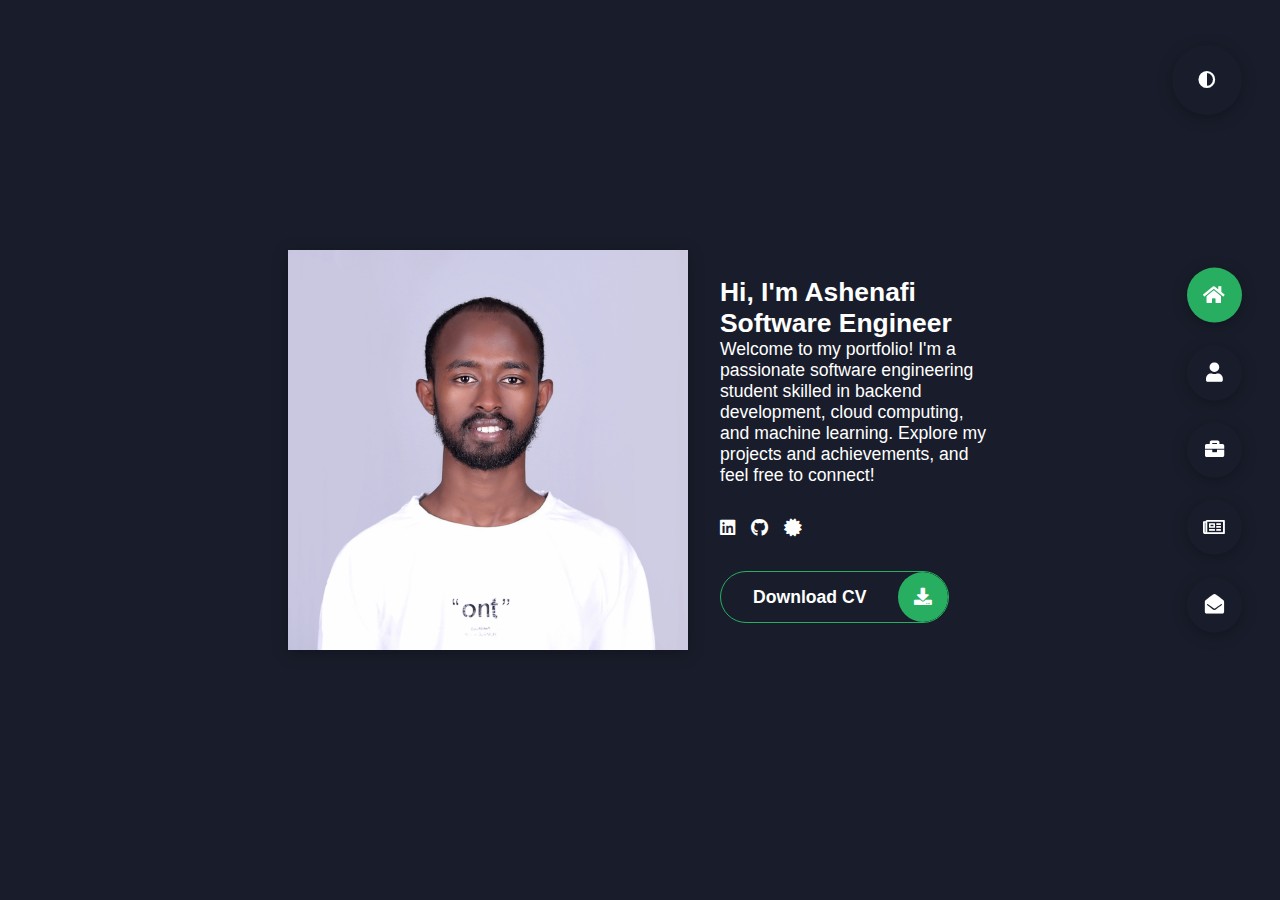
<file: index.html>
<!DOCTYPE html>
<html lang="en">
  <head>
    <meta charset="UTF-8" />
    <meta http-equiv="X-UA-Compatible" content="IE=edge" />
    <meta name="viewport" content="width=device-width, initial-scale=1.0" />
    <title>Portfolio</title>
    <link rel="stylesheet" href="./src/index.css">
    <link
      rel="stylesheet"
      href="https://cdnjs.cloudflare.com/ajax/libs/font-awesome/5.15.4/css/all.min.css"
      integrity="sha512-1ycn6IcaQQ40/MKBW2W4Rhis/DbILU74C1vSrLJxCq57o941Ym01SwNsOMqvEBFlcgUa6xLiPY/NS5R+E6ztJQ=="
      crossorigin="anonymous"
      referrerpolicy="no-referrer"
    />
  </head>

  <body>
    <main>
      <section class="profile">
        <div class="profile-image">
          <img
            src="./src/images/CG6B9374.jpg"
            alt="Ashenafi's profile picture"
            loading="lazy"
          />
        </div>
        <div>
          <h2>
            Hi, I'm <span>Ashenafi</span>
            <br />
            Software Engineer
          </h2>
          <p>
            Welcome to my portfolio! I'm a passionate software engineering student
            skilled in backend development, cloud computing, and machine learning.
            Explore my projects and achievements, and feel free to connect!
          </p>
          <nav class="social-links" aria-label="Social Links">
            <ul>
              <li>
                <a
                  href="https://www.linkedin.com/in/ashenafig/"
                  aria-label="LinkedIn Profile"
                  target="_blank"
                  rel="noopener noreferrer"
                >
                  <i class="fab fa-linkedin"></i>
                </a>
              </li>
              <li>
                <a
                  href="https://github.com/AshenafiTech"
                  aria-label="GitHub Profile"
                  target="_blank"
                  rel="noopener noreferrer"
                >
                  <i class="fab fa-github"></i>
                </a>
              </li>
              <li>
                <a
                  href="https://www.credly.com/users/ashenafi-godana"
                  aria-label="Certifications"
                  target="_blank"
                  rel="noopener noreferrer"
                >
                  <i class="fas fa-certificate"></i>
                </a>
              </li>
            </ul>
          </nav>
          <div class="btn-con">
            <a href="./src/files/resume.pdf" target="_blank" class="main-btn">
                <span class="btn-text">Download CV</span>
                <span class="btn-icon"><i class="fas fa-download"></i></span>
            </a>
        </div>
        </div>
      </section>
    </main>


    
    <div class="controls">
      <div class="control active-btn" data-id="home">
        <a href="./index.html">
          <i class="fas fa-home"></i>
        </a>
      </div>
      <div class="control" data-id="about">
        <a href="./src/about.html">
          <i class="fas fa-user"></i>
        </a>
      </div>
      <div class="control" data-id="portfolio">
        <a href="./src/portfolio.html">
          <i class="fas fa-briefcase"></i>
        </a>
      </div>
      <div class="control" data-id="blogs">
        <a href="./src/blogs.html">
          <i class="far fa-newspaper"></i>
        </a>
      </div>
      <div class="control" data-id="contact">
        <a href="./src/contact.html">
          <i class="fas fa-envelope-open"></i>
        </a>
      </div>
  </div>
  <div class="theme-btn">
    <i class="fas fa-adjust"></i>
</div>

<script src="./src/js/index.js"></script>
  </body>
</html>
</file>
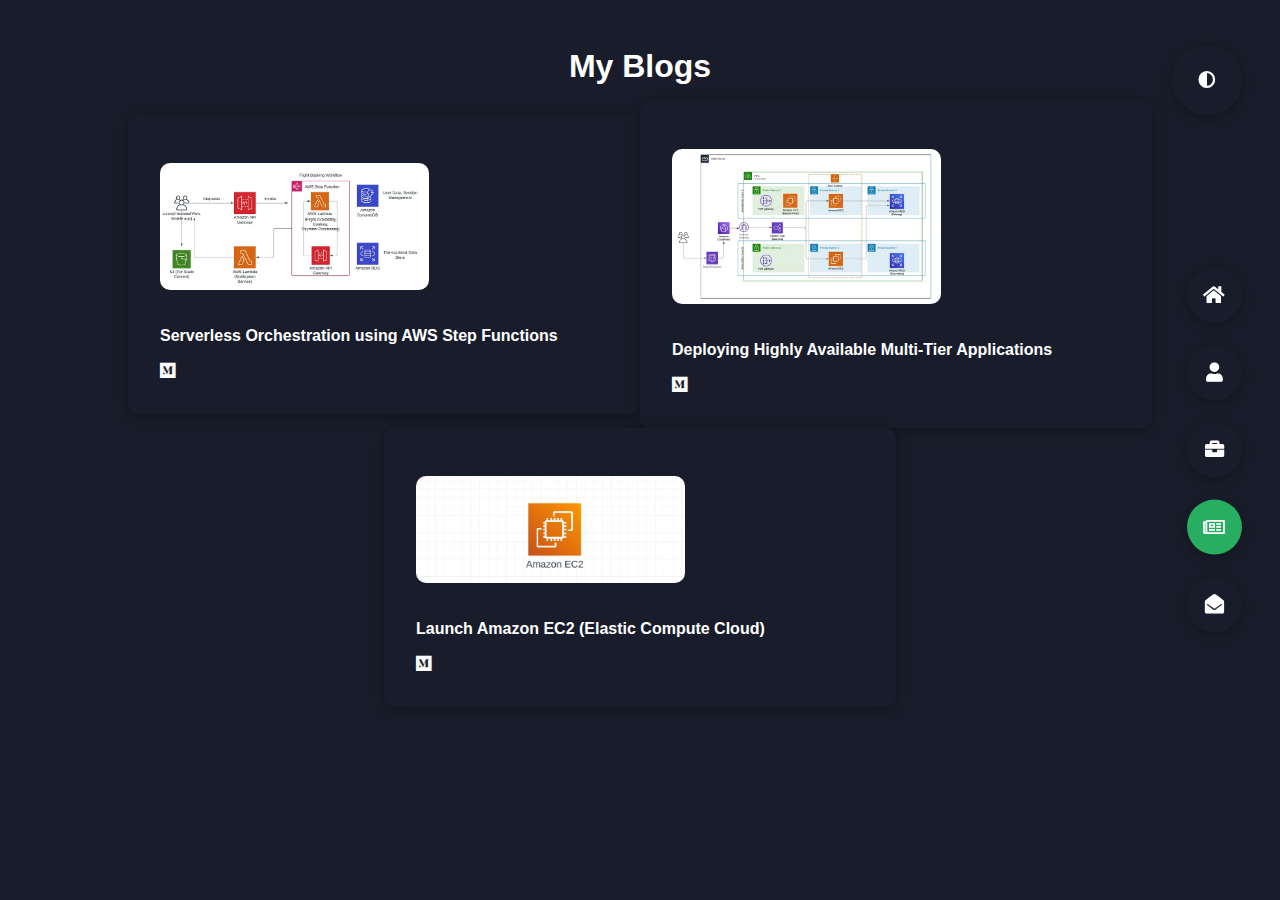
<file: src/blogs.html>
<!DOCTYPE html>
<html lang="en">
  <head>
    <meta charset="UTF-8" />
    <meta name="viewport" content="width=device-width, initial-scale=1.0" />
    <title>Blogs</title>
    <link rel="stylesheet" href="blogs.css" />
    <link
      rel="stylesheet"
      href="https://cdnjs.cloudflare.com/ajax/libs/font-awesome/5.15.4/css/all.min.css"
      integrity="sha512-1ycn6IcaQQ40/MKBW2W4Rhis/DbILU74C1vSrLJxCq57o941Ym01SwNsOMqvEBFlcgUa6xLiPY/NS5R+E6ztJQ=="
      crossorigin="anonymous"
      referrerpolicy="no-referrer"
    />
  </head>
  <body>
    <main>
      <section id="blogs" class="container">
        <header class="blogs-content">
          <h1 class="main-title">
            <span class="bg-text">My Blogs</span>
          </h1>
        </header>
        <div class="blogs">
          <!-- Blog 1 -->
          <article class="blog">
            <a
              href="https://medium.com/@ashenafiGodana/serverless-orchestration-using-aws-step-functions-3a3843454a61"
              target="_blank"
              rel="noopener noreferrer"
              aria-label="Read: Serverless Orchestration using AWS Step Functions"
            >
              <figure>
                <img
                  src="./images/blog1.webp"
                  alt="AWS Step Functions Blog"
                />
                <figcaption>
                  <h2>Serverless Orchestration using AWS Step Functions</h2>
                </figcaption>
              </figure>
              <i class="fab fa-medium"></i>
            </a>
          </article>
          <!-- Blog 2 -->
          <article class="blog">
            <a
              href="https://medium.com/@ashenafiGodana/deploying-highly-available-multi-tier-applications-9760d4bb8db5"
              target="_blank"
              rel="noopener noreferrer"
              aria-label="Read: Deploying Highly Available Multi-Tier Applications"
            >
              <figure>
                <img
                  src="./images/blog2.webp"
                  alt="Multi-Tier Applications Blog"
                />
                <figcaption>
                  <h2>Deploying Highly Available Multi-Tier Applications</h2>
                </figcaption>
              </figure>
              <i class="fab fa-medium"></i>
            </a>
          </article>
          <!-- Blog 3 -->
          <article class="blog">
            <a
              href="https://medium.com/@ashenafiGodana/deploy-amazon-ec2-elastic-compute-cloud-d02cd049ac10"
              target="_blank"
              rel="noopener noreferrer"
              aria-label="Read: Launch Amazon EC2 (Elastic Compute Cloud)"
            >
              <figure>
                <img src="./images/blog3.webp" alt="Amazon EC2 Blog" />
                <figcaption>
                  <h2>Launch Amazon EC2 (Elastic Compute Cloud)</h2>
                </figcaption>
              </figure>
              <i class="fab fa-medium"></i>
            </a>
          </article>
        </div>
      </section>
    </main>

    
    <div class="controls">
      <div class="control" data-id="home">
        <a href="../index.html">
          <i class="fas fa-home"></i>
        </a>
      </div>
      <div class="control" data-id="about">
        <a href="./about.html">
          <i class="fas fa-user"></i>
        </a>
      </div>
      <div class="control" data-id="portfolio">
        <a href="./portfolio.html">
          <i class="fas fa-briefcase"></i>
        </a>
      </div>
      <div class="control active-btn" data-id="blogs">
        <a href="./blogs.html">
          <i class="far fa-newspaper"></i>
        </a>
      </div>
      <div class="control" data-id="contact">
        <a href="./contact.html">
          <i class="fas fa-envelope-open"></i>
        </a>
      </div>
  </div>
  <div class="theme-btn">
    <i class="fas fa-adjust"></i>
</div>

<script src="./js/blogs.js"></script>
  </body>
</html>
</file>
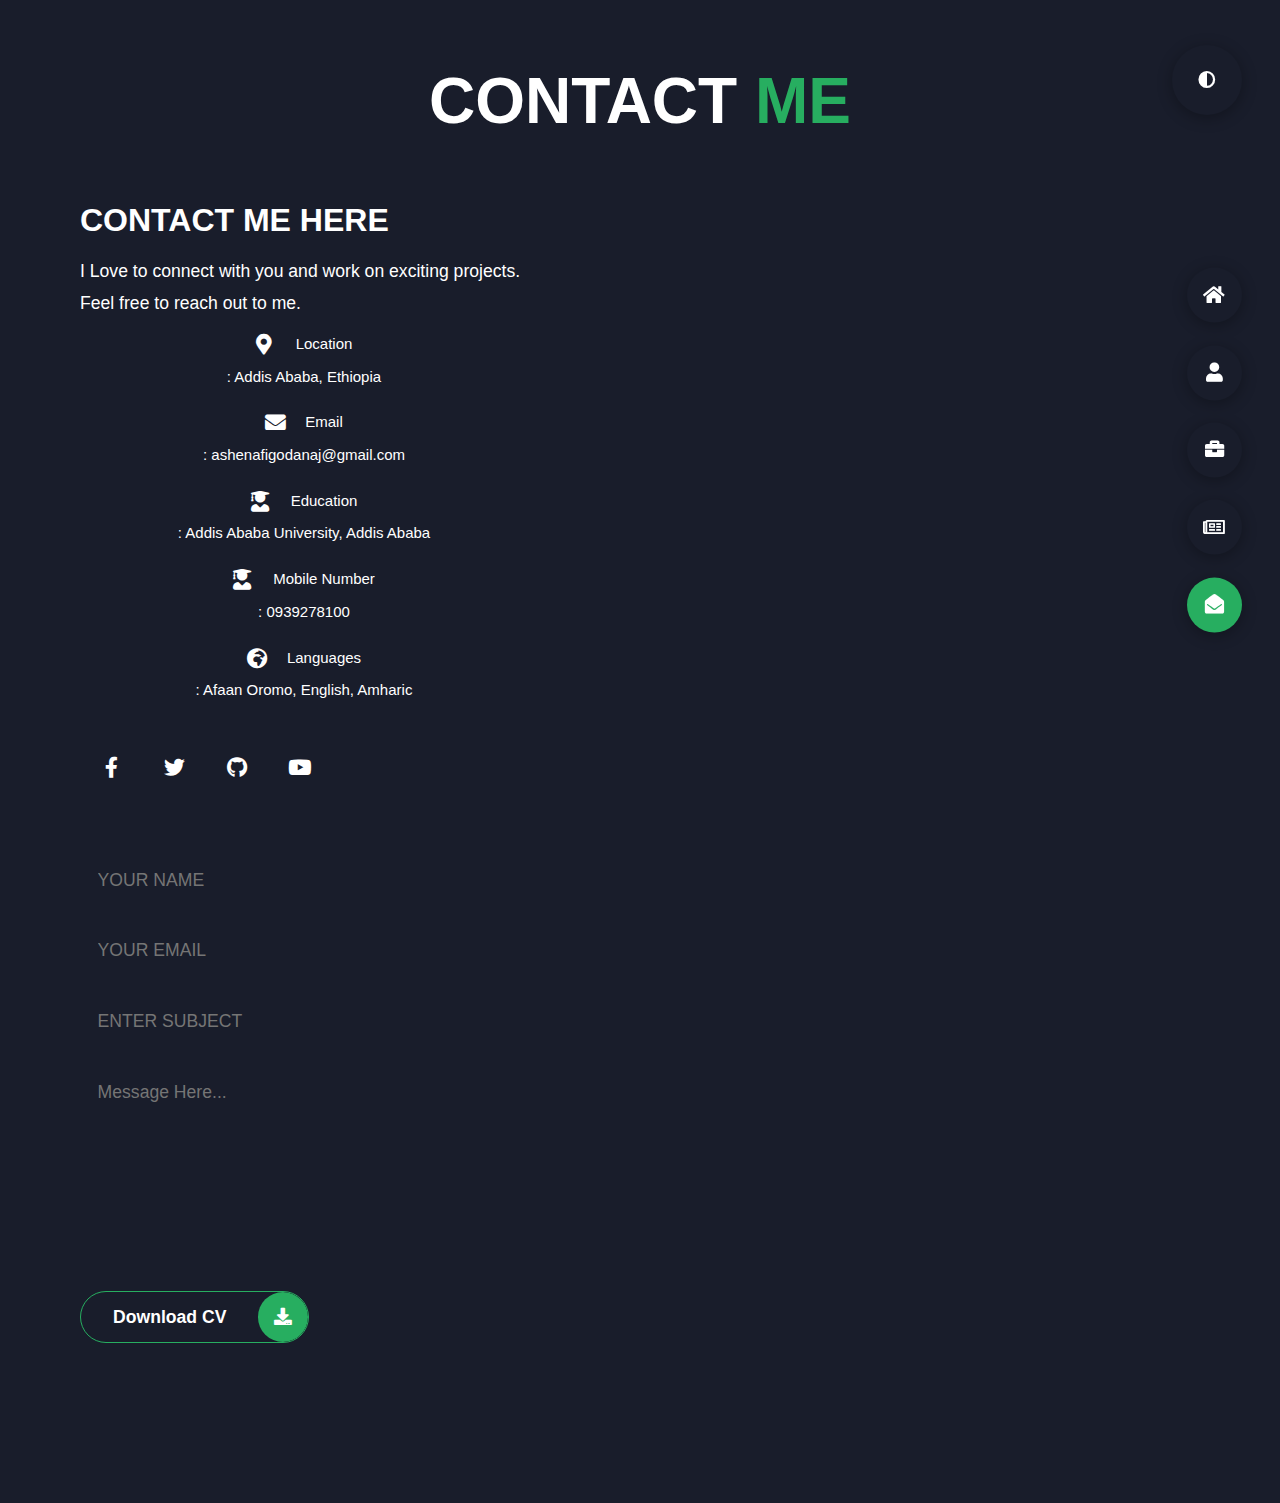
<file: src/contact.html>
<!DOCTYPE html>
<html lang="en">
  <head>
    <meta charset="UTF-8" />
    <meta name="viewport" content="width=device-width, initial-scale=1.0" />
    <meta
      name="description"
      content="Contact Ashenafi Godana - Software Engineer, Addis Ababa University student. Connect via email, phone, or social media."
    />
    <title>Contact</title>
    <link rel="stylesheet" href="contact.css" />
    <link
      rel="stylesheet"
      href="https://cdnjs.cloudflare.com/ajax/libs/font-awesome/5.15.4/css/all.min.css"
      integrity="sha512-1ycn6IcaQQ40/MKBW2W4Rhis/DbILU74C1vSrLJxCq57o941Ym01SwNsOMqvEBFlcgUa6xLiPY/NS5R+E6ztJQ=="
      crossorigin="anonymous"
      referrerpolicy="no-referrer"
    />
  </head>
  <body>
    <main class="container" id="contact">
      <section class="container contact" id="contact">
        <div class="contact-container">
            <div class="main-title">
                <h2>Contact <span>Me</span></h2>
            </div>
            <div class="contact-content-con">
                <div class="left-contact">
                    <h4>Contact me here</h4>
                    <p>
                        I Love to connect with you and work on exciting projects. Feel free to reach out to me.
                    </p>
                    <div class="contact-info">
                        <div class="contact-item">
                            <div class="icon">
                                <i class="fas fa-map-marker-alt"></i>
                                <span>Location</span>
                            </div>
                            <p>
                                : Addis Ababa, Ethiopia
                            </p>
                        </div>
                        <div class="contact-item">
                            <div class="icon">
                                <i class="fas fa-envelope"></i>
                                <span>Email</span>
                            </div>
                            <p>
                                <span>: ashenafigodanaj@gmail.com</span>
                            </p>
                        </div>
                        <div class="contact-item">
                            <div class="icon">
                                <i class="fas fa-user-graduate"></i>
                                <span>Education</span>
                            </div>
                            <p>
                                <span>: Addis Ababa University, Addis Ababa</span>
                            </p>
                        </div>
                        <div class="contact-item">
                            <div class="icon">
                                <i class="fas fa-user-graduate"></i>
                                <span>Mobile Number</span>
                            </div>
                            <p>
                                <span>: 0939278100</span>
                            </p>
                        </div>
                        <div class="contact-item">
                            <div class="icon">
                                <i class="fas fa-globe-africa"></i>
                                <span>Languages</span>
                            </div>
                            <p>
                                <span>: Afaan Oromo, English, Amharic</span>
                            </p>
                        </div>
                    </div>
                    <div class="contact-icons">
                        <div class="contact-icon">
                            <a href="www.facebook.com" target="_blank">
                                <i class="fab fa-facebook-f"></i>
                            </a>
                            <a href="#" target="_blank">
                                <i class="fab fa-twitter"></i>
                            </a>
                            <a href="#" target="_blank">
                                <i class="fab fa-github"></i>
                            </a>
                            <a href="#" target="_blank">
                                <i class="fab fa-youtube"></i>
                            </a>
                        </div>
                    </div>
                </div>
                <div class="right-contact">
                    <form action="" class="contact-form">
                        <div class="input-control i-c-2">
                            <input type="text" required placeholder="YOUR NAME">
                            <input type="email" required placeholder="YOUR EMAIL">
                        </div>
                        <div class="input-control">
                            <input type="text" required placeholder="ENTER SUBJECT">
                        </div>
                        <div class="input-control">
                            <textarea name="" id="" cols="15" rows="8" placeholder="Message Here..."></textarea>
                        </div>
                        <div class="submit-btn">
                            <a href="./files/resume.pdf" class="main-btn">
                                <span class="btn-text">Download CV</span>
                                <span class="btn-icon"><i class="fas fa-download"></i></span>
                            </a>
                        </div>
                    </form>
                </div>
            </div>
        </div>
    </section>
      <footer>
      </footer>
    </main>
    
    <div class="controls">
      <div class="control" data-id="home">
        <a href="../index.html">
          <i class="fas fa-home"></i>
        </a>
      </div>
      <div class="control" data-id="about">
        <a href="./about.html">
          <i class="fas fa-user"></i>
        </a>
      </div>
      <div class="control" data-id="portfolio">
        <a href="./portfolio.html">
          <i class="fas fa-briefcase"></i>
        </a>
      </div>
      <div class="control" data-id="blogs">
        <a href="./blogs.html">
          <i class="far fa-newspaper"></i>
        </a>
      </div>
      <div class="control active-btn" data-id="contact">
        <a href="./contact.html">
          <i class="fas fa-envelope-open"></i>
        </a>
      </div>
  </div>
  <div class="theme-btn">
    <i class="fas fa-adjust"></i>
</div>

<script src="./js/contact.js"></script>
  </body>
</html>
</file>
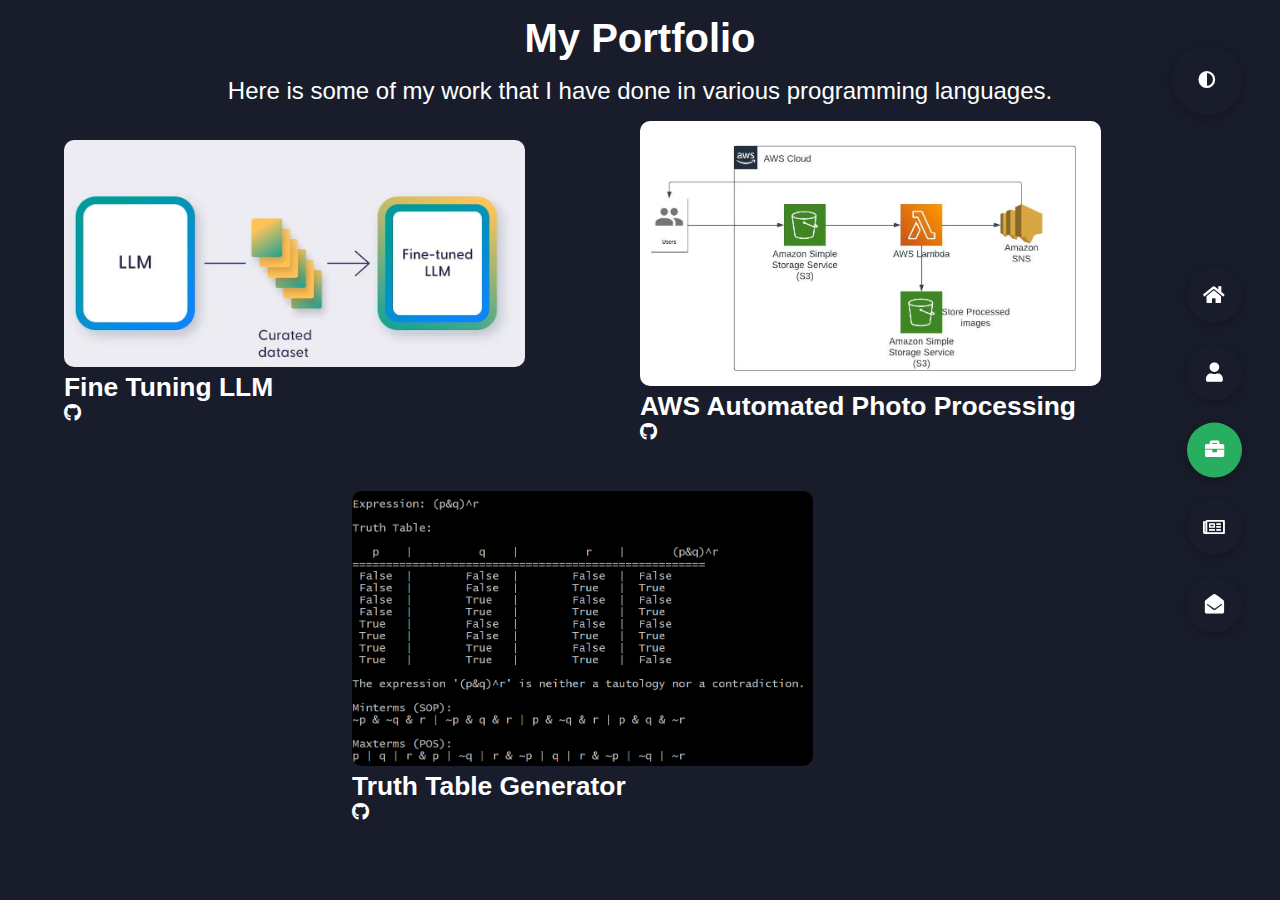
<file: src/portfolio.html>
<!DOCTYPE html>
<html lang="en">
  <head>
    <meta charset="UTF-8" />
    <meta name="viewport" content="width=device-width, initial-scale=1.0" />
    <title>Portfolio</title>
    <link rel="stylesheet" href="portfolio.css">
    <link
      rel="stylesheet"
      href="https://cdnjs.cloudflare.com/ajax/libs/font-awesome/5.15.4/css/all.min.css"
      integrity="sha512-1ycn6IcaQQ40/MKBW2W4Rhis/DbILU74C1vSrLJxCq57o941Ym01SwNsOMqvEBFlcgUa6xLiPY/NS5R+E6ztJQ=="
      crossorigin="anonymous"
      referrerpolicy="no-referrer"
    />
  </head>
  <body>
    <main>
      <header class="main-title">
        <h1>My <span>Portfolio</span></h1>
    </header>
    <section class="portfolio">
        <h4>Here is some of my work that I have done in various programming languages.</h4>

        <div class="portfolio-lst">
          <!-- Portfolio item 1 -->
          <article class="portfolio-item">
            <figure>
              <img
                src="./images/project2.jpg"
                alt="Fine Tuning LLM project image"
              />
              <figcaption>
                <h2>Fine Tuning LLM</h2>
                <div class="icons">
                  <a
                    href="https://github.com/AshenafiTech/udacity-genai-aws"
                    class="icon"
                    aria-label="GitHub Repository"
                  >
                    <i class="fab fa-github"></i>
                  </a>
                </div>
              </figcaption>
            </figure>
          </article>
          <!-- Portfolio item 2 -->
          <article class="portfolio-item">
            <figure>
              <img
                src="./images/project1.jpeg"
                alt="AWS Automated Photo Processing project image"
              />
              <figcaption>
                <h2>AWS Automated Photo Processing</h2>
                <div class="icons">
                  <a
                    href="https://github.com/AshenafiTech/AWS-automated-photo-processing"
                    class="icon"
                    aria-label="GitHub Repository"
                  >
                    <i class="fab fa-github"></i>
                  </a>
                </div>
              </figcaption>
            </figure>
          </article>
          <!-- Portfolio item 3 -->
          <article class="portfolio-item">
            <figure>
              <img
                src="./images/project3.png"
                alt="Truth Table Generator project image"
              />
              <figcaption>
                <h2>Truth Table Generator</h2>
                <div class="icons">
                  <a
                    href="https://github.com/AshenafiTech/logic-operations"
                    class="icon"
                    aria-label="GitHub Repository"
                  >
                    <i class="fab fa-github"></i>
                  </a>
                </div>
              </figcaption>
            </figure>
          </article>
        </div>
      </section>
    </main>

    <div class="controls">
      <div class="control" data-id="home">
        <a href="../index.html">
          <i class="fas fa-home"></i>
        </a>
      </div>
      <div class="control" data-id="about">
        <a href="./about.html">
          <i class="fas fa-user"></i>
        </a>
      </div> 
      <div class="control active-btn" data-id="portfolio">
        <a href="./portfolio.html">
          <i class="fas fa-briefcase"></i>
        </a>
      </div>
      <div class="control" data-id="blogs">
        <a href="./blogs.html">
          <i class="far fa-newspaper"></i>
        </a>
      </div>
      <div class="control" data-id="contact">
        <a href="./contact.html">
          <i class="fas fa-envelope-open"></i>
        </a>
      </div>
  </div>
  <div class="theme-btn">
    <i class="fas fa-adjust"></i>
</div>

<script src="./js/portfolio.js"></script>
  </body>
</html>
</file>
<file: src/blogs.css>
* {
    margin: 0;
    padding: 0;
    box-sizing: border-box;
    list-style: none;
  }

:root {
    --color-primary: #191d2b;
    --color-secondary: #27AE60;
    --color-white: #FFFFFF;
    --box-shadow-1: 0 3px 15px rgba(0,0,0,.3);
}

body {
    background-color: var(--color-primary);
    font-family: "Poppins", sans-serif;
    font-size: 1.1rem;
    color: var(--color-white);
    transition: all 0.4s ease-in-out;
  }
  
  a {
    display: inline-block;
    text-decoration: none;
    color: inherit;
    font-family: inherit;
  }
  
  header {
    color: var(--color-white);
    overflow: hidden;
    padding: 0 !important;
  }

  header h1 {
    font-size: 2rem;
    font-weight: 600;
    text-align: center;
    padding: 1rem 0;
  }

  main {
    padding: 2rem 0;
    display: flex;
    justify-content: center;
    align-items: center;
  }

  .blogs {
    display: flex;
    flex-wrap: wrap;
    justify-content: center;
    align-items: center;
  }

  .blog {
    width: 40%;
    max-width: 800px;
    padding: 2rem;
    background-color: var(--color-primary);
    border-radius: 10px;
    box-shadow: var(--box-shadow-1);
    transition: all 0.4s ease-in-out;
  }

  .blog img {
    width: 60%;
    height: auto;
    border-radius: 10px;
    margin: 1rem 0;
  }

  .blogs .blog h2 {
    font-size: 1rem;
    font-weight: 600;
    margin: 1rem 0;
  }
  
  .controls {
    position: fixed;
    z-index: 10;
    top: 50%;
    right: 3%;
    display: flex;
    flex-direction: column;
    align-items: center;
    justify-content: center;
    transform: translateY(-50%);
  }


  .controls .control {
    padding: 1rem;
    cursor: pointer;
    background-color: var(--color-grey-4);
    width: 55px;
    height: 55px;
    border-radius: 50%;
    display: flex;
    justify-content: center;
    align-items: center;
    margin: 0.7rem 0;
    box-shadow: var(--box-shadow-1);
  }
  .controls .control i {
    font-size: 1.2rem;
    color: var(--color-grey-2);
    pointer-events: none;
  }
  .controls .active-btn {
    background-color: var(--color-secondary);
    transition: all 0.4s ease-in-out;
  }
  .controls .active-btn i {
    color: var(--color-white);
  } 

  .theme-btn {
    top: 5%;
    right: 3%;
    width: 70px;
    height: 70px;
    border-radius: 50%;
    background-color: var(--color-grey-4);
    cursor: pointer;
    position: fixed;
    display: flex;
    justify-content: center;
    align-items: center;
    box-shadow: 0 3px 15px rgba(0, 0, 0, 0.3);
    transition: all 0.1s ease-in-out;
  }
</file>
<file: src/contact.css>
* {
    margin: 0;
    padding: 0;
    box-sizing: border-box;
    list-style: none;
  }

:root {
    --color-primary: #191d2b;
    --color-secondary: #27AE60;
    --color-white: #FFFFFF;
    --box-shadow-1: 0 3px 15px rgba(0,0,0,.3);
}

body {
    background-color: var(--color-primary);
    font-family: "Poppins", sans-serif;
    font-size: 1.1rem;
    color: var(--color-white);
    transition: all 0.4s ease-in-out;
  }
  
  a {
    display: inline-block;
    text-decoration: none;
    color: inherit;
    font-family: inherit;
  }
  
  header {
    color: var(--color-white);
    overflow: hidden;
    padding: 0 !important;
  }
  
  .controls {
    position: fixed;
    z-index: 10;
    top: 50%;
    right: 3%;
    display: flex;
    flex-direction: column;
    align-items: center;
    justify-content: center;
    transform: translateY(-50%);
  }


  .controls .control {
    padding: 1rem;
    cursor: pointer;
    background-color: var(--color-grey-4);
    width: 55px;
    height: 55px;
    border-radius: 50%;
    display: flex;
    justify-content: center;
    align-items: center;
    margin: 0.7rem 0;
    box-shadow: var(--box-shadow-1);
  }
  .controls .control i {
    font-size: 1.2rem;
    color: var(--color-grey-2);
    pointer-events: none;
  }
  .controls .active-btn {
    background-color: var(--color-secondary);
    transition: all 0.4s ease-in-out;
  }
  .controls .active-btn i {
    color: var(--color-white);
  } 

  .theme-btn {
    top: 5%;
    right: 3%;
    width: 70px;
    height: 70px;
    border-radius: 50%;
    background-color: var(--color-grey-4);
    cursor: pointer;
    position: fixed;
    display: flex;
    justify-content: center;
    align-items: center;
    box-shadow: 0 3px 15px rgba(0, 0, 0, 0.3);
    transition: all 0.1s ease-in-out;
  }

  /*Independed components*/
.btn-con {
  display: flex;
  align-self: flex-start;
}

.main-btn {
  border-radius: 30px;
  color: inherit;
  font-weight: 600;
  position: relative;
  border: 1px solid var(--color-secondary);
  display: flex;
  align-self: flex-start;
  align-items: center;
  overflow: hidden;
}
.main-btn .btn-text {
  padding: 0 2rem;
}
.main-btn .btn-icon {
  background-color: var(--color-secondary);
  display: flex;
  align-items: center;
  justify-content: center;
  border-radius: 50%;
  padding: 1rem;
}
.main-btn::before {
  content: "";
  position: absolute;
  top: 0;
  right: 0;
  transform: translateX(100%);
  transition: all 0.4s ease-out;
  z-index: -1;
}
.main-btn:hover {
  transition: all 0.4s ease-out;
}
.main-btn:hover::before {
  width: 100%;
  height: 100%;
  background-color: var(--color-secondary);
  transform: translateX(0);
  transition: all 0.4s ease-out;
}

.contact-content-con {
  display: flex;
  justify-content: center;
  align-items: center;
  margin-top: 3rem;
  flex-wrap: wrap;
}

content-con .left-contact {
  flex: 2;
}
.contact-content-con .left-contact h4 {
  margin-top: 1rem;
  font-size: 2rem;
  text-transform: uppercase;
}
.contact-content-con .left-contact p {
  margin: 1rem 0;
  line-height: 2rem;
}
.contact-content-con .left-contact .contact-info .contact-item {
  display: flex;
  align-items: center;
  justify-content: space-between;
}
.contact-content-con .left-contact .contact-info .contact-item p {
  margin: 0.3rem 0 !important;
  padding: 0 !important;
}
.contact-content-con .left-contact .contact-info .contact-item .icon {
  display: grid;
  grid-template-columns: 40px 1fr;
}
.contact-content-con .left-contact .contact-info .contact-item .icon i {
  display: flex;
  align-items: center;
  font-size: 1.3rem;
}
.contact-content-con .left-contact .contact-icon {
  display: flex;
  margin-top: 2rem;
}
.contact-content-con .left-contact .contact-icon a {
  display: flex;
  align-items: center;
  color: var(--color-white);
  background-color: var(--color-grey-5);
  cursor: pointer;
  justify-content: center;
  width: 50px;
  height: 50px;
  border-radius: 50%;
  margin: 0 0.4rem;
  transition: all 0.4s ease-in-out;
}
.contact-content-con .left-contact .contact-icon a:hover {
  background-color: var(--color-secondary);
}
.contact-content-con .left-contact .contact-icon a:hover i {
  color: var(--color-primary);
}
.contact-content-con .left-contact .contact-icon a i {
  display: flex;
  align-items: center;
  justify-content: center;
  font-size: 1.3rem;
}
.contact-content-con .right-contact {
  flex: 3;
  margin-left: 3rem;
}
.contact-content-con .right-contact .input-control {
  margin: 1.5rem 0;
}
.contact-content-con .right-contact .input-control input, .contact-content-con .right-contact .input-control textarea {
  border-radius: 30px;
  font-weight: inherit;
  font-size: inherit;
  font-family: inherit;
  padding: 0.8rem 1.1rem;
  outline: none;
  border: none;
  background-color: var(--color-grey-5);
  width: 100%;
  color: var(--color-white);
  resize: none;
}
.contact-content-con .right-contact .i-c-2 {
  display: flex;
}
.contact-content-con .right-contact .i-c-2 :last-child {
  margin-left: 1.5rem;
}
.contact-content-con .right-contact .submit-btn {
  display: flex;
  justify-content: flex-start;
}

.contact-content-con {
  flex-direction: column;
}
.contact-content-con .right-contact {
  margin-left: 0;
  margin-top: 2.5rem;
}

.contact-content-con .right-contact .i-c-2 {
  flex-direction: column;
}

.contact-content-con .right-contact .i-c-2 :last-child {
  margin-left: 0;
  margin-top: 1.5rem;
}

.contact-content-con .right-contact {
  margin-bottom: 6rem;
}

.contact-item {
  flex-direction: column;
  margin: 1rem 0;
}
.contact-item p {
  font-size: 15px;
  color: var(--color-grey-2);
}
.contact-item span {
  font-size: 15px;
}
.contact-item .icon {
  grid-template-columns: 25px 1fr;
}

.contact-content-con {
  flex-direction: column;
}
.contact-content-con .right-contact {
  margin-left: 0;
  margin-top: 2.5rem;
}

.contact-content-con .right-contact .i-c-2 {
  flex-direction: column;
}

.contact-content-con .right-contact .i-c-2 :last-child {
  margin-left: 0;
  margin-top: 1.5rem;
}

.contact-content-con .right-contact {
  margin-bottom: 6rem;
}

.container {
  padding: 2rem 2.5rem !important;
}

.contact-content-con {
  display: flex;
  justify-content: center;
  align-items: flex-start;
}

.contact-content-con .left-contact .header-text {
  font-size: 1.1rem;
  line-height: 1.8rem;

}

.contact-content-con .left-contact {
  margin: 2px solid red;
  width: 40%;
}

.contact-content-con .right-contact {
  margin: 2px solid red;
  width: 40%;
}

.main-title {
  text-align: center;
}
.main-title h2 {
  position: relative;
  text-transform: uppercase;
  font-size: 4rem;
  font-weight: 700;
}
.main-title h2 span {
  color: var(--color-secondary);
}
.main-title h2 .bg-text {
  position: absolute;
  top: 50%;
  left: 50%;
  color: var(--color-grey-5);
  transition: all 0.4s ease-in-out;
  z-index: -1;
  transform: translate(-50%, -50%);
  font-weight: 800;
  font-size: 6.3rem;
}
</file>
<file: src/portfolio.css>
* {
    margin: 0;
    padding: 0;
    box-sizing: border-box;
    list-style: none;
  }

:root {
    --color-primary: #191d2b;
    --color-secondary: #27AE60;
    --color-white: #FFFFFF;
    --box-shadow-1: 0 3px 15px rgba(0,0,0,.3);
}

body {
    background-color: var(--color-primary);
    font-family: "Poppins", sans-serif;
    font-size: 1.1rem;
    color: var(--color-white);
    transition: all 0.4s ease-in-out;
  }
  
  a {
    display: inline-block;
    text-decoration: none;
    color: inherit;
    font-family: inherit;
  }

  header h1 {
    font-size: 2.5rem;
    font-weight: 600;
    margin-bottom: 1rem;
    margin-top: 1rem;
    text-align: center;
  }

  .portfolio h4 {
    font-size: 1.5rem;
    font-weight: 500;
    margin-bottom: 1rem;
    text-align: center;
  }

  .portfolio-lst {
    display: flex;
    align-items: center;
    justify-content: center;
    margin: 0 auto;
    flex-wrap: wrap;
    width: 90%;
  }

  .portfolio-item {
    margin-bottom: 3rem;
    width: 50%;
  }


  .portfolio-item img {
    width: 80%;
    height: 80%;
    object-fit: cover;
    border-radius: 10px;
    transition: all 0.4s ease-in-out;
  }
  
  .controls {
    position: fixed;
    z-index: 10;
    top: 50%;
    right: 3%;
    display: flex;
    flex-direction: column;
    align-items: center;
    justify-content: center;
    transform: translateY(-50%);
  }


  .controls .control {
    padding: 1rem;
    cursor: pointer;
    background-color: var(--color-grey-4);
    width: 55px;
    height: 55px;
    border-radius: 50%;
    display: flex;
    justify-content: center;
    align-items: center;
    margin: 0.7rem 0;
    box-shadow: var(--box-shadow-1);
  }

  .controls .control i {
    font-size: 1.2rem;
    color: var(--color-grey-2);
    pointer-events: none;
  }
  .controls .active-btn {
    background-color: var(--color-secondary);
    transition: all 0.4s ease-in-out;
  }
  .controls .active-btn i {
    color: var(--color-white);
  } 

  .theme-btn {
    top: 5%;
    right: 3%;
    width: 70px;
    height: 70px;
    border-radius: 50%;
    background-color: var(--color-grey-4);
    cursor: pointer;
    position: fixed;
    display: flex;
    justify-content: center;
    align-items: center;
    box-shadow: 0 3px 15px rgba(0, 0, 0, 0.3);
    transition: all 0.1s ease-in-out;
  }

  @media screen and (max-width: 1432px) {
    .container {
      padding: 7rem 11rem;
    }
  
    .contact-content-con {
      flex-direction: column;
    }
    .contact-content-con .right-contact {
      margin-left: 0;
      margin-top: 2.5rem;
    }
  
    .contact-content-con .right-contact .i-c-2 {
      flex-direction: column;
    }
  
    .contact-content-con .right-contact .i-c-2 :last-child {
      margin-left: 0;
      margin-top: 1.5rem;
    }
  
    .contact-content-con .right-contact {
      margin-bottom: 6rem;
    }
  
    .main-title h2 .bg-text {
      font-size: 5.5rem;
    }
  }
  @media screen and (max-width: 1250px) {
    .blogs {
      grid-template-columns: repeat(2, 1fr);
      margin-top: 6rem;
    }
  
    .portfolios {
      grid-template-columns: repeat(2, 1fr);
    }
  
    .header-content .right-header {
      padding-right: 9rem;
    }
  }
  @media screen and (max-width: 660px) {
    .blogs {
      grid-template-columns: repeat(1, 1fr);
    }
  
    .portfolios {
      grid-template-columns: repeat(1, 1fr);
    }
  }
  @media screen and (max-width: 1070px) {
    .about-container {
      grid-template-columns: repeat(1, 1fr);
    }
    .about-container .right-about {
      padding-top: 2.5rem;
    }
  
    .main-title h2 {
      font-size: 4rem;
    }
    .main-title h2 span {
      font-size: 4rem;
    }
    .main-title h2 .bg-text {
      font-size: 4.5rem;
    }
  }
  @media screen and (max-width: 970px) {
    .container {
      padding: 7rem 6rem;
    }
  
    .about-container .left-about {
      padding-right: 0rem;
    }
  
    .header-content {
      grid-template-columns: repeat(1, 1fr);
      padding-bottom: 6rem;
    }
  
    .left-header .h-shape {
      display: none;
    }
    .left-header .image {
      width: 90% !important;
      margin: 0 auto !important;
    }
  
    .right-header {
      grid-row: 1;
      padding-right: 0rem !important;
      width: 90%;
      margin: 0 auto;
    }
    .right-header .name {
      font-size: 2.5rem !important;
      text-align: center;
      padding-top: 3rem;
    }
  }
  @media screen and (max-width: 700px) {
    .container {
      padding: 7rem 3rem;
    }
  
    .about-stats .progress-bars {
      grid-template-columns: repeat(1, 1fr);
    }
  
    .about-container .right-about {
      grid-template-columns: repeat(1, 1fr);
    }
  
    .timeline {
      grid-template-columns: repeat(1, 1fr);
    }
  
    .main-title h2 {
      font-size: 3rem;
    }
    .main-title h2 span {
      font-size: 3rem;
    }
    .main-title h2 .bg-text {
      font-size: 4rem;
    }
  }
</file>
<file: src/index.css>
/* General reset for all devices */
* {
  margin: 0;
  padding: 0;
  box-sizing: border-box;
  list-style: none;
}

:root {
  --color-primary: #191d2b;
  --color-secondary: #27AE60;
  --color-white: #FFFFFF;
  --box-shadow-1: 0 3px 15px rgba(0,0,0,.3);
}

body {
  background-color: var(--color-primary);
  font-family: "Poppins", sans-serif;
  font-size: 1.1rem;
  color: var(--color-white);
  transition: all 0.4s ease-in-out;
}

/* Link styles */
a {
  display: inline-block;
  text-decoration: none;
  color: inherit;
  font-family: inherit;
}

/* Header and sections */
header {
  min-height: 100vh;
  color: var(--color-white);
  overflow: hidden;
  padding: 0 !important;
}

section {
  min-height: 100vh;
  width: 100%;
  position: absolute;
  left: 0;
  top: 0;
  padding: 3rem 18rem;
  display: flex;
  justify-content: center;
  align-items: center;
  gap: 2rem;
}

@media (max-width: 1200px) {
  section {
    padding: 3rem 10vw;
  }
}

@media (max-width: 768px) {
  section {
    padding: 2rem 1rem;
    text-align: center;
  }
}

/* Container animations and layout */
.container {
  display: none;
  transform: translateY(-100%) scale(0);
  transition: all 0.4s ease-in-out;
  background-color: var(--color-primary);
}

.active {
  display: block;
  animation: appear 1s ease-in-out;
  transform: translateY(0) scaleY(1);
}

@keyframes appear {
  0% {
    transform: translateY(-100%) scaleY(0);
  }
  100% {
    transform: translateY(0) scaleY(1);
  }
}

/* Controls for navigation */
.controls {
  position: fixed;
  z-index: 10;
  top: 50%;
  right: 3%;
  display: flex;
  flex-direction: column;
  align-items: center;
  justify-content: center;
  transform: translateY(-50%);
}

@media (max-width: 768px) {
  .controls {
    display: none; /* Hide for mobile */
    flex-direction: row;
    justify-content: center;
    position: fixed;
    bottom: 0;
    width: 100%;
    background-color: var(--color-primary);
  }

  .controls .control {
    margin: 0 0.5rem; /* Space between the controls in the footer */
  }
}

.controls .control {
  padding: 1rem;
  cursor: pointer;
  background-color: var(--color-grey-4);
  width: 55px;
  height: 55px;
  border-radius: 50%;
  display: flex;
  justify-content: center;
  align-items: center;
  margin: 0.7rem 0;
  box-shadow: var(--box-shadow-1);
}

.controls .control i {
  font-size: 1.2rem;
  color: var(--color-grey-2);
  pointer-events: none;
}

.controls .active-btn {
  background-color: var(--color-secondary);
  transition: all 0.4s ease-in-out;
}

.controls .active-btn i {
  color: var(--color-white);
}

/* Theme button */
.theme-btn {
  top: 5%;
  right: 3%;
  width: 70px;
  height: 70px;
  border-radius: 50%;
  background-color: var(--color-grey-4);
  cursor: pointer;
  position: fixed;
  display: flex;
  justify-content: center;
  align-items: center;
  box-shadow: 0 3px 15px rgba(0, 0, 0, 0.3);
  transition: all 0.1s ease-in-out;
}

@media (max-width: 768px) {
  .theme-btn {
    position: absolute;
    bottom: 1rem;
    right: 1rem;
  }
}

/* Profile Image */
.profile-image img {
  height: 400px;
  margin: 0 0;
  display: block;
  box-shadow: var(--box-shadow-1);
}

@media (max-width: 768px) {
  .profile-image img {
    height: 250px;
  }
}

/* Social Links */
.social-links ul {
  display: flex;
  gap: 1rem;
  margin-top: 2rem;
  margin-bottom: 2rem;
}

/* Buttons */
.btn-con {
  display: flex;
  align-self: flex-start;
}

.main-btn {
  border-radius: 30px;
  color: inherit;
  font-weight: 600;
  position: relative;
  border: 1px solid var(--color-secondary);
  display: flex;
  align-self: flex-start;
  align-items: center;
  overflow: hidden;
}

.main-btn .btn-text {
  padding: 0 2rem;
}

.main-btn .btn-icon {
  background-color: var(--color-secondary);
  display: flex;
  align-items: center;
  justify-content: center;
  border-radius: 50%;
  padding: 1rem;
}

.main-btn::before {
  content: "";
  position: absolute;
  top: 0;
  right: 0;
  transform: translateX(100%);
  transition: all 0.4s ease-out;
  z-index: -1;
}

.main-btn:hover {
  transition: all 0.4s ease-out;
}

.main-btn:hover::before {
  width: 100%;
  height: 100%;
  background-color: var(--color-secondary);
  transform: translateX(0);
  transition: all 0.4s ease-out;
}



@media screen and (max-width: 1432px) {
  .container {
    padding: 7rem 11rem;
  }

  .contact-content-con {
    flex-direction: column;
  }
  .contact-content-con .right-contact {
    margin-left: 0;
    margin-top: 2.5rem;
  }

  .contact-content-con .right-contact .i-c-2 {
    flex-direction: column;
  }

  .contact-content-con .right-contact .i-c-2 :last-child {
    margin-left: 0;
    margin-top: 1.5rem;
  }

  .contact-content-con .right-contact {
    margin-bottom: 6rem;
  }

  .main-title h2 .bg-text {
    font-size: 5.5rem;
  }
}
@media screen and (max-width: 1250px) {
  .blogs {
    grid-template-columns: repeat(2, 1fr);
    margin-top: 6rem;
  }

  .portfolios {
    grid-template-columns: repeat(2, 1fr);
  }

  .header-content .right-header {
    padding-right: 9rem;
  }
}
@media screen and (max-width: 660px) {
  .blogs {
    grid-template-columns: repeat(1, 1fr);
  }

  .portfolios {
    grid-template-columns: repeat(1, 1fr);
  }
}
@media screen and (max-width: 1070px) {
  .about-container {
    grid-template-columns: repeat(1, 1fr);
  }
  .about-container .right-about {
    padding-top: 2.5rem;
  }

  .main-title h2 {
    font-size: 4rem;
  }
  .main-title h2 span {
    font-size: 4rem;
  }
  .main-title h2 .bg-text {
    font-size: 4.5rem;
  }
}
@media screen and (max-width: 970px) {
  .container {
    padding: 7rem 6rem;
  }

  .about-container .left-about {
    padding-right: 0rem;
  }

  .header-content {
    grid-template-columns: repeat(1, 1fr);
    padding-bottom: 6rem;
  }

  .left-header .h-shape {
    display: none;
  }
  .left-header .image {
    width: 90% !important;
    margin: 0 auto !important;
  }

  .right-header {
    grid-row: 1;
    padding-right: 0rem !important;
    width: 90%;
    margin: 0 auto;
  }
  .right-header .name {
    font-size: 2.5rem !important;
    text-align: center;
    padding-top: 3rem;
  }
}
@media screen and (max-width: 700px) {
  .container {
    padding: 7rem 3rem;
  }

  .about-stats .progress-bars {
    grid-template-columns: repeat(1, 1fr);
  }

  .about-container .right-about {
    grid-template-columns: repeat(1, 1fr);
  }

  .timeline {
    grid-template-columns: repeat(1, 1fr);
  }

  .main-title h2 {
    font-size: 3rem;
  }
  .main-title h2 span {
    font-size: 3rem;
  }
  .main-title h2 .bg-text {
    font-size: 4rem;
  }
}
</file>
